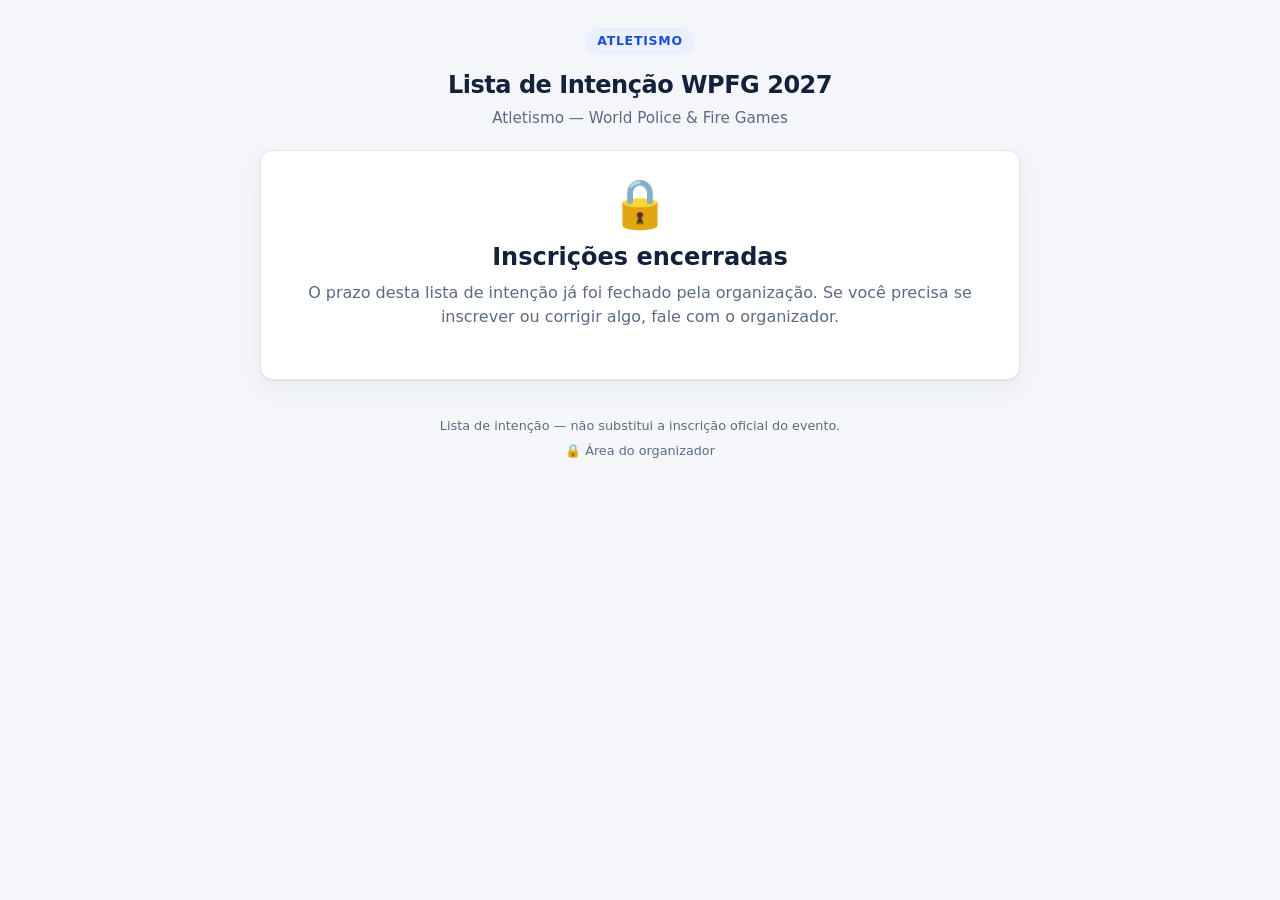
<file: index.html>
<!doctype html>
<html lang="pt-BR">
<head>
<meta charset="utf-8">
<meta name="viewport" content="width=device-width, initial-scale=1">
<title>Lista de Intenção WPFG 2027 - Atletismo</title>
<meta name="description" content="Formulário de intenção de participação no atletismo dos World Police &amp; Fire Games 2027.">
<link rel="stylesheet" href="assets/styles.css">
</head>
<body>
<div class="container">

  <header class="topo">
    <span class="faixa">Atletismo</span>
    <h1 id="titulo">Lista de Intenção WPFG 2027</h1>
    <p id="subtitulo">World Police &amp; Fire Games</p>
  </header>

  <div id="avisoLocal" class="aviso aviso-atencao" hidden>
    <strong>Modo de teste.</strong> O banco de dados ainda não foi configurado —
    as inscrições ficam salvas apenas neste navegador. Veja o
    <code>README.md</code> para publicar de verdade.
  </div>

  <p id="carregando" class="vazio">Carregando…</p>

  <div id="telaFechado" class="card sucesso" hidden>
    <div class="marca">🔒</div>
    <h2>Inscrições encerradas</h2>
    <p style="color:var(--suave);margin:0">
      O prazo desta lista de intenção já foi fechado pela organização.
      Se você precisa se inscrever ou corrigir algo, fale com o organizador.
    </p>
    <div style="margin-top:22px">
      <a id="btnDuvidasFechado" class="btn-sec" style="text-decoration:none;display:none" target="_blank" rel="noopener">Falar com o organizador</a>
    </div>
  </div>

  <div id="telaFormulario" hidden>
    <div class="card">
      <p style="margin-top:0;color:var(--suave);font-size:.93rem">
        Preencha seus dados e escolha <strong>no mínimo 3 provas</strong> —
        pode marcar mais, se pretende disputar mais. Prazo: <strong id="prazo">—</strong>.
      </p>

      <form id="form" novalidate>

        <div class="campo">
          <label for="nome">Nome de guerra <span class="dica">— como você é chamado</span></label>
          <input type="text" id="nome" name="nome" autocomplete="name" placeholder="Ex.: Romualdo" maxlength="40" required>
        </div>

        <div class="campo">
          <label for="telefone">Telefone / WhatsApp <span class="dica">— com DDD</span></label>
          <input type="tel" id="telefone" name="telefone" inputmode="numeric" placeholder="(61) 98765-4321" required>
        </div>

        <div class="campo">
          <label>Gênero</label>
          <div class="genero">
            <label><input type="radio" name="genero" value="Masculino" required><span>Masculino</span></label>
            <label><input type="radio" name="genero" value="Feminino"><span>Feminino</span></label>
          </div>
        </div>

        <div class="campo">
          <label for="nascimento">Data de nascimento</label>
          <input type="date" id="nascimento" name="nascimento" required>
          <div id="categoriaAuto" class="categoria-auto" hidden></div>
        </div>

        <div class="campo">
          <label for="categoria">Categoria (faixa etária)</label>
          <select id="categoria" name="categoria" required>
            <option value="">Selecione…</option>
          </select>
          <p class="dica" style="margin:6px 0 0">
            Preenchida automaticamente pela data de nascimento. Só altere se a organização orientar.
          </p>
        </div>

        <div class="campo">
          <label style="display:flex;align-items:center;gap:10px;flex-wrap:wrap">
            Escolha suas provas <span class="dica">— mínimo 3</span>
            <span id="contador" class="contador">0 provas</span>
          </label>
          <div id="listaProvas"></div>
        </div>

        <div class="campo">
          <label for="observacoes">Observações <span class="dica">— opcional</span></label>
          <textarea id="observacoes" name="observacoes" rows="2" maxlength="200"
            placeholder="Ex.: unidade, equipe, revezamento, alguma restrição"></textarea>
        </div>

        <div id="erro" class="aviso aviso-erro" hidden></div>

        <button type="submit" id="enviar" class="btn-principal">Confirmar minha inscrição</button>
      </form>
    </div>
  </div>

  <div id="telaSucesso" class="card sucesso" hidden>
    <div class="marca">✅</div>
    <h2>Inscrição registrada!</h2>
    <p style="color:var(--suave);margin:0">Sua intenção de participação foi enviada para a organização.</p>
    <dl class="resumo" id="resumo"></dl>
    <div style="margin-top:22px;display:flex;gap:8px;justify-content:center;flex-wrap:wrap">
      <button type="button" class="btn-sec" id="btnOutro">Inscrever outro atleta</button>
      <a id="btnDuvidas" class="btn-sec" style="text-decoration:none;display:none" target="_blank" rel="noopener">Falar com o organizador</a>
    </div>
  </div>

  <p class="rodape">
    Lista de intenção — não substitui a inscrição oficial do evento.<br>
    <a href="admin.html" class="link-admin">🔒 Área do organizador</a>
  </p>
</div>

<script src="config.js"></script>
<script src="assets/dados.js"></script>
<script src="assets/api.js"></script>
<script>
(function () {
  const $ = function (id) { return document.getElementById(id); };
  const selecionadas = new Set();

  /* ---------- textos vindos do config ---------- */
  if (CONFIG.EVENTO) { $('titulo').textContent = CONFIG.EVENTO; document.title = CONFIG.EVENTO; }
  if (CONFIG.SUBTITULO) $('subtitulo').textContent = CONFIG.SUBTITULO;
  $('prazo').textContent = CONFIG.PRAZO || 'a definir';
  if (!supabaseConfigurado()) $('avisoLocal').hidden = false;
  if (CONFIG.WHATSAPP_ORGANIZADOR) {
    const link = linkWhatsApp(CONFIG.WHATSAPP_ORGANIZADOR, 'Olá! Falo sobre a lista do WPFG 2027.');
    [$('btnDuvidas'), $('btnDuvidasFechado')].forEach(function (a) {
      a.href = link;
      a.style.display = 'inline-block';
    });
  }

  /* ---------- categorias ---------- */
  const selCategoria = $('categoria');
  CATEGORIAS.forEach(function (c) {
    const o = document.createElement('option');
    o.value = c; o.textContent = c;
    selCategoria.appendChild(o);
  });

  /* ---------- provas ---------- */
  const lista = $('listaProvas');
  GRUPOS_PROVAS.forEach(function (grupo) {
    const bloco = document.createElement('div');
    bloco.className = 'grupo-provas';
    const h = document.createElement('h3');
    h.textContent = grupo.nome;
    bloco.appendChild(h);

    const grade = document.createElement('div');
    grade.className = 'provas';
    grupo.provas.forEach(function (prova) {
      const lab = document.createElement('label');
      lab.className = 'prova';
      const inp = document.createElement('input');
      inp.type = 'checkbox';
      inp.value = prova;
      lab.appendChild(inp);
      lab.appendChild(document.createTextNode(prova));
      inp.addEventListener('change', function () {
        if (inp.checked) selecionadas.add(prova);
        else selecionadas.delete(prova);
        atualizarContador();
      });
      grade.appendChild(lab);
    });
    bloco.appendChild(grade);
    lista.appendChild(bloco);
  });

  function atualizarContador() {
    const n = selecionadas.size;
    const c = $('contador');
    c.textContent = n === 1 ? '1 prova' : n + ' provas';
    if (n > 0 && n < 3) c.textContent += ' — faltam ' + (3 - n);
    c.classList.toggle('completo', n >= 3);
  }
  atualizarContador();

  /* ---------- telefone com máscara ---------- */
  const tel = $('telefone');
  tel.addEventListener('input', function () { tel.value = formatarTelefone(tel.value); });

  /* ---------- categoria automática ---------- */
  const nasc = $('nascimento');
  nasc.addEventListener('change', function () {
    const box = $('categoriaAuto');
    const idade = idadeNaReferencia(nasc.value);
    const cat = categoriaPorIdade(idade);
    if (cat) {
      selCategoria.value = cat;
      box.className = 'categoria-auto';
      box.textContent = 'Na data dos Jogos (' + dataBR(EVENTO_INICIO) + ' a ' +
        dataBR(EVENTO_FIM) + ') você terá ' + idade + ' anos → categoria ' + cat + '.';
      box.hidden = false;
    } else if (idade !== null) {
      box.className = 'categoria-auto erro';
      box.textContent = 'Idade calculada: ' + idade + ' anos. A categoria mínima é 18 anos — confira a data.';
      box.hidden = false;
    } else {
      box.hidden = true;
    }
  });

  /* ---------- envio ---------- */
  function mostrarErro(msg) {
    const e = $('erro');
    e.textContent = msg;
    e.hidden = false;
    e.scrollIntoView({ behavior: 'smooth', block: 'center' });
  }

  $('form').addEventListener('submit', async function (ev) {
    ev.preventDefault();
    $('erro').hidden = true;

    const nome = $('nome').value.trim();
    const generoEl = document.querySelector('input[name=genero]:checked');
    const provas = Array.from(selecionadas);

    if (nome.length < 2) return mostrarErro('Escreva seu nome de guerra.');
    if (!telefoneValido(tel.value)) return mostrarErro('Telefone inválido. Use DDD + número, ex.: (61) 98765-4321.');
    if (!generoEl) return mostrarErro('Escolha o gênero.');
    if (!nasc.value) return mostrarErro('Informe a data de nascimento.');
    if (!selCategoria.value) return mostrarErro('Selecione a categoria (faixa etária).');
    if (provas.length < 3) return mostrarErro('Escolha no mínimo 3 provas — você marcou ' +
      (provas.length === 1 ? 'apenas 1' : provas.length) + '.');

    const atleta = {
      nome: nome,
      telefone: somenteDigitos(tel.value),
      genero: generoEl.value,
      nascimento: nasc.value,
      categoria: selCategoria.value,
      provas: provas,
      prova1: provas[0],
      prova2: provas[1],
      prova3: provas[2],
      observacoes: $('observacoes').value.trim() || null
    };

    const btn = $('enviar');
    btn.disabled = true;
    btn.textContent = 'Enviando…';
    try {
      await inscrever(atleta);
      mostrarSucesso(atleta);
    } catch (err) {
      if (err.bloqueado) {
        $('telaFormulario').hidden = true;
        $('telaFechado').hidden = false;
        window.scrollTo({ top: 0, behavior: 'smooth' });
        return;
      }
      mostrarErro(err.duplicado
        ? 'Este telefone já está inscrito. Se precisar corrigir algo, fale com o organizador.'
        : ('Não consegui enviar: ' + err.message));
    } finally {
      btn.disabled = false;
      btn.textContent = 'Confirmar minha inscrição';
    }
  });

  function mostrarSucesso(a) {
    const linhas = [
      ['Nome de guerra', a.nome],
      ['Telefone', formatarTelefone(a.telefone)],
      ['Gênero', a.genero],
      ['Categoria', a.categoria]
    ];
    a.provas.forEach(function (prova, i) {
      linhas.push(['Prova ' + (i + 1), prova]);
    });
    const dl = $('resumo');
    dl.innerHTML = '';
    linhas.forEach(function (l) {
      const div = document.createElement('div');
      const dt = document.createElement('dt');
      dt.textContent = l[0];
      const st = document.createElement('strong');
      st.textContent = l[1];
      div.appendChild(dt);
      div.appendChild(st);
      dl.appendChild(div);
    });
    $('telaFormulario').hidden = true;
    $('telaSucesso').hidden = false;
    window.scrollTo({ top: 0, behavior: 'smooth' });
  }

  /* ---------- inscrições abertas? ---------- */
  (async function () {
    const aberto = await inscricoesAbertas();
    $('carregando').hidden = true;
    if (aberto) $('telaFormulario').hidden = false;
    else $('telaFechado').hidden = false;
  })();

  $('btnOutro').addEventListener('click', function () {
    $('form').reset();
    selecionadas.clear();
    document.querySelectorAll('.prova input').forEach(function (i) { i.checked = false; });
    atualizarContador();
    $('categoriaAuto').hidden = true;
    $('telaSucesso').hidden = true;
    $('telaFormulario').hidden = false;
    window.scrollTo({ top: 0, behavior: 'smooth' });
  });
})();
</script>
</body>
</html>
</file>
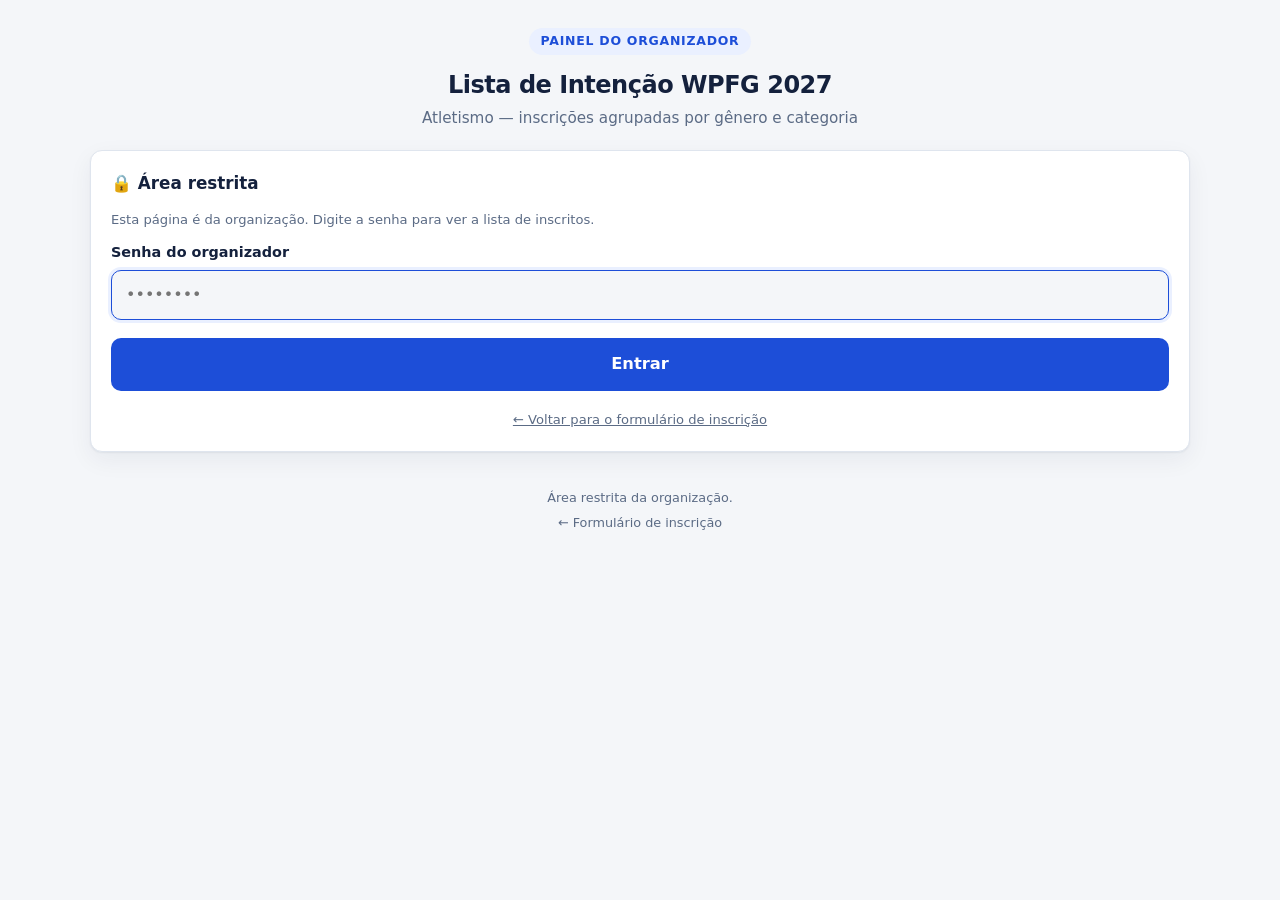
<file: admin.html>
<!doctype html>
<html lang="pt-BR">
<head>
<meta charset="utf-8">
<meta name="viewport" content="width=device-width, initial-scale=1">
<title>Painel do organizador — WPFG 2027</title>
<meta name="robots" content="noindex">
<link rel="stylesheet" href="assets/styles.css">
</head>
<body>
<div class="container-largo">

  <header class="topo">
    <span class="faixa">Painel do organizador</span>
    <h1>Lista de Intenção WPFG 2027</h1>
    <p>Atletismo — inscrições agrupadas por gênero e categoria</p>
  </header>

  <div id="telaChave" class="card" hidden>
    <h2 style="margin-top:0;font-size:1.05rem">🔒 Área restrita</h2>
    <p class="dica" style="margin-top:0">
      Esta página é da organização. Digite a senha para ver a lista de inscritos.
    </p>
    <form id="formSenha">
      <div class="campo">
        <label for="chave">Senha do organizador</label>
        <input type="password" id="chave" placeholder="••••••••" autocomplete="current-password">
      </div>
      <div id="erroSenha" class="aviso aviso-erro" hidden></div>
      <button type="submit" class="btn-principal" id="btnEntrar">Entrar</button>
    </form>
    <p style="text-align:center;margin:16px 0 0">
      <a href="index.html" class="dica">← Voltar para o formulário de inscrição</a>
    </p>
  </div>

  <div id="painel" hidden>
    <div id="avisoLocal" class="aviso aviso-atencao" hidden>
      <strong>Modo de teste.</strong> Mostrando as inscrições salvas neste navegador
      (o Supabase ainda não foi configurado em <code>config.js</code>).
    </div>

    <div id="estado" class="estado" hidden>
      <span class="estado-icone" id="estadoIcone">🔓</span>
      <div class="estado-texto">
        <strong id="estadoTitulo">—</strong>
        <span id="estadoDica"></span>
      </div>
      <button type="button" class="btn-sec" id="btnTrava">—</button>
    </div>

    <div class="metricas" id="metricas"></div>

    <div class="barra">
      <input type="text" id="busca" placeholder="Buscar nome, telefone, prova…" style="max-width:280px">
      <button class="btn-sec" id="btnAtualizar">Atualizar</button>
      <span class="espaco"></span>
      <button class="btn-sec btn-verde" id="btnTSV">Copiar para Google Sheets</button>
      <button class="btn-sec" id="btnCSV">Baixar CSV</button>
      <button class="btn-sec" id="btnMsg">Mensagem do WhatsApp</button>
      <button class="btn-sec" id="btnSair">Sair</button>
    </div>

    <div id="statusAcao" class="aviso aviso-ok" hidden></div>
    <div id="statusErro" class="aviso aviso-erro" hidden></div>

    <div id="listas"></div>

    <div class="card" id="cardProvas">
      <h2 style="margin-top:0;font-size:1.05rem">Atletas por prova</h2>
      <div class="tabela-wrap"><table id="tabelaProvas"></table></div>
    </div>
  </div>

  <p class="rodape">
    Área restrita da organização.<br>
    <a href="index.html" class="link-admin">← Formulário de inscrição</a>
  </p>
</div>

<script src="config.js"></script>
<script src="assets/dados.js"></script>
<script src="assets/api.js"></script>
<script>
(function () {
  const $ = function (id) { return document.getElementById(id); };
  const CHAVE_GUARDADA = 'wpfg2027_admin_senha';
  let senhaAdmin = '';
  let atletas = [];

  /* ---------- acesso ---------- */
  async function iniciar() {
    if (!supabaseConfigurado()) $('avisoLocal').hidden = false;

    const salva = sessionStorage.getItem(CHAVE_GUARDADA) || localStorage.getItem(CHAVE_GUARDADA);
    if (salva) {
      senhaAdmin = salva;
      const ok = await carregar(true);
      if (ok) { $('painel').hidden = false; return; }
      localStorage.removeItem(CHAVE_GUARDADA);
      sessionStorage.removeItem(CHAVE_GUARDADA);
    }
    $('telaChave').hidden = false;
    $('chave').focus();
  }

  $('formSenha').addEventListener('submit', async function (ev) {
    ev.preventDefault();
    const v = $('chave').value.trim();
    const alvo = $('erroSenha');
    const btn = $('btnEntrar');
    if (!v) { alvo.textContent = 'Digite a senha.'; alvo.hidden = false; return; }

    alvo.hidden = true;
    btn.disabled = true;
    btn.textContent = 'Verificando…';
    senhaAdmin = v;
    const ok = await carregar(true);
    btn.disabled = false;
    btn.textContent = 'Entrar';

    if (!ok) {
      senhaAdmin = '';
      alvo.textContent = ultimoErro || 'Senha incorreta.';
      alvo.hidden = false;
      $('chave').select();
      return;
    }
    localStorage.setItem(CHAVE_GUARDADA, v);
    $('chave').value = '';
    $('telaChave').hidden = true;
    $('painel').hidden = false;
  });

  $('btnSair').addEventListener('click', function () {
    localStorage.removeItem(CHAVE_GUARDADA);
    sessionStorage.removeItem(CHAVE_GUARDADA);
    location.reload();
  });

  /* ---------- carregar ---------- */
  let ultimoErro = '';

  async function carregar(silencioso) {
    erro('');
    ultimoErro = '';
    try {
      atletas = await listarAtletas(senhaAdmin);
      render();
      renderEstado(await inscricoesAbertas());
      return true;
    } catch (e) {
      ultimoErro = e.senhaInvalida ? 'Senha incorreta.' : e.message;
      if (!silencioso) erro(ultimoErro);
      return false;
    }
  }
  $('btnAtualizar').addEventListener('click', function () { carregar(false); });
  $('busca').addEventListener('input', render);

  function erro(msg) {
    const el = $('statusErro');
    el.textContent = msg;
    el.hidden = !msg;
  }
  function aviso(msg) {
    const el = $('statusAcao');
    el.textContent = msg;
    el.hidden = false;
    setTimeout(function () { el.hidden = true; }, 3500);
  }

  /* ---------- render ---------- */
  function filtrados() {
    const t = $('busca').value.trim().toLowerCase();
    if (!t) return atletas;
    return atletas.filter(function (a) {
      return [a.nome, a.telefone, a.categoria, provasDoAtleta(a).join(' '), a.observacoes]
        .join(' ').toLowerCase().indexOf(t) !== -1;
    });
  }

  function render() {
    const lista = filtrados();

    /* métricas */
    const masc = lista.filter(function (a) { return a.genero === 'Masculino'; });
    const fem = lista.filter(function (a) { return a.genero === 'Feminino'; });
    const cats = new Set(lista.map(function (a) { return a.categoria; }));
    $('metricas').innerHTML = '';
    [
      ['Total de atletas', lista.length],
      ['Masculino', masc.length],
      ['Feminino', fem.length],
      ['Categorias com inscritos', cats.size]
    ].forEach(function (m) {
      const d = document.createElement('div');
      d.className = 'metrica';
      const b = document.createElement('b'); b.textContent = m[1];
      const s = document.createElement('span'); s.textContent = m[0];
      d.appendChild(b); d.appendChild(s);
      $('metricas').appendChild(d);
    });

    /* tabelas por gênero */
    const listas = $('listas');
    listas.innerHTML = '';
    listas.appendChild(blocoGenero('Masculino', masc));
    listas.appendChild(blocoGenero('Feminino', fem));

    /* contagem por prova */
    const cont = {};
    PROVAS.forEach(function (p) { cont[p] = { M: 0, F: 0 }; });
    lista.forEach(function (a) {
      provasDoAtleta(a).forEach(function (p) {
        if (!cont[p]) cont[p] = { M: 0, F: 0 };
        cont[p][a.genero === 'Feminino' ? 'F' : 'M']++;
      });
    });
    const tp = $('tabelaProvas');
    tp.innerHTML = '<thead><tr><th>Prova</th><th>Masculino</th><th>Feminino</th><th>Total</th></tr></thead>';
    const tb = document.createElement('tbody');
    Object.keys(cont).forEach(function (p) {
      const c = cont[p];
      const tr = document.createElement('tr');
      [p, c.M, c.F, c.M + c.F].forEach(function (v, i) {
        const td = document.createElement('td');
        td.textContent = v;
        if (i === 0) td.style.fontWeight = '600';
        tr.appendChild(td);
      });
      tb.appendChild(tr);
    });
    tp.appendChild(tb);
  }

  function blocoGenero(genero, lista) {
    const wrap = document.createElement('div');
    wrap.className = 'card' + (genero === 'Feminino' ? ' bloco-fem' : '');

    const h = document.createElement('h2');
    h.className = 'genero-titulo ' + (genero === 'Feminino' ? 'fem' : 'masc');
    h.textContent = (genero === 'Feminino' ? '♀ Feminino' : '♂ Masculino') +
      ' — ' + lista.length + (lista.length === 1 ? ' atleta' : ' atletas');
    wrap.appendChild(h);

    if (!lista.length) {
      const p = document.createElement('p');
      p.className = 'vazio';
      p.textContent = 'Nenhuma inscrição ainda.';
      wrap.appendChild(p);
      return wrap;
    }

    const div = document.createElement('div');
    div.className = 'tabela-wrap';
    const tabela = document.createElement('table');
    tabela.innerHTML = '<thead><tr><th>#</th><th>Nome de guerra</th><th>Telefone</th>' +
      '<th>Qtd.</th><th>Provas escolhidas</th><th>Obs.</th><th></th></tr></thead>';
    const tb = document.createElement('tbody');

    CATEGORIAS.forEach(function (cat) {
      const doGrupo = lista.filter(function (a) { return a.categoria === cat; });
      if (!doGrupo.length) return;

      const trCat = document.createElement('tr');
      trCat.className = 'faixa-linha';
      const tdCat = document.createElement('td');
      tdCat.colSpan = 7;
      tdCat.textContent = cat + ' — ' + doGrupo.length + (doGrupo.length === 1 ? ' atleta' : ' atletas');
      trCat.appendChild(tdCat);
      tb.appendChild(trCat);

      doGrupo.forEach(function (a, i) {
        const tr = document.createElement('tr');

        const tdN = document.createElement('td'); tdN.textContent = i + 1;
        const tdNome = document.createElement('td');
        tdNome.textContent = a.nome; tdNome.style.fontWeight = '600';

        const tdTel = document.createElement('td');
        const link = document.createElement('a');
        link.href = linkWhatsApp(a.telefone, 'Olá ' + a.nome + '! Sobre a lista do WPFG 2027…');
        link.target = '_blank';
        link.rel = 'noopener';
        link.textContent = formatarTelefone(a.telefone);
        tdTel.appendChild(link);

        const provas = provasDoAtleta(a);
        const tdQtd = document.createElement('td');
        tdQtd.textContent = provas.length;
        if (provas.length > 3) tdQtd.style.fontWeight = '700';

        const tdProvas = document.createElement('td');
        tdProvas.className = 'provas-cel';
        tdProvas.textContent = provas.join(' · ');

        const tdObs = document.createElement('td');
        tdObs.className = 'provas-cel';
        tdObs.textContent = a.observacoes || '';

        const tdAcao = document.createElement('td');
        const btn = document.createElement('button');
        btn.className = 'btn-sec';
        btn.textContent = '✕';
        btn.title = 'Remover ' + a.nome;
        btn.addEventListener('click', async function () {
          if (!confirm('Remover a inscrição de ' + a.nome + '?')) return;
          try {
            await removerAtleta(senhaAdmin, a.id);
            atletas = atletas.filter(function (x) { return x.id !== a.id; });
            render();
            aviso('Inscrição de ' + a.nome + ' removida.');
          } catch (e) { erro(e.message); }
        });
        tdAcao.appendChild(btn);

        [tdN, tdNome, tdTel, tdQtd, tdProvas, tdObs, tdAcao].forEach(function (td) { tr.appendChild(td); });
        tb.appendChild(tr);
      });
    });

    tabela.appendChild(tb);
    div.appendChild(tabela);
    wrap.appendChild(div);
    return wrap;
  }

  /* ---------- exportação ---------- */
  /* Quantas colunas de prova a planilha precisa: o atleta que escolheu mais. */
  function maxProvas() {
    return filtrados().reduce(function (m, a) {
      return Math.max(m, provasDoAtleta(a).length);
    }, 3);
  }

  function colunas() {
    const fixas = ['Nome de guerra', 'Telefone', 'Gênero', 'Categoria', 'Qtd. provas'];
    for (let i = 1; i <= maxProvas(); i++) fixas.push('Prova ' + i);
    return fixas.concat(['Observações', 'Data da inscrição']);
  }

  function linhas() {
    const total = maxProvas();
    const ordem = { Masculino: 0, Feminino: 1 };
    return filtrados().slice().sort(function (a, b) {
      if (ordem[a.genero] !== ordem[b.genero]) return ordem[a.genero] - ordem[b.genero];
      const ca = CATEGORIAS.indexOf(a.categoria), cb = CATEGORIAS.indexOf(b.categoria);
      if (ca !== cb) return ca - cb;
      return a.nome.localeCompare(b.nome, 'pt-BR');
    }).map(function (a) {
      const provas = provasDoAtleta(a);
      const celulas = [
        a.nome,
        formatarTelefone(a.telefone),
        a.genero,
        a.categoria,
        provas.length
      ];
      for (let i = 0; i < total; i++) celulas.push(provas[i] || '');
      celulas.push(a.observacoes || '');
      celulas.push((a.criado_em || '').slice(0, 10));
      return celulas;
    });
  }

  $('btnTSV').addEventListener('click', async function () {
    const texto = [colunas()].concat(linhas()).map(function (l) { return l.join('\t'); }).join('\n');
    try {
      await navigator.clipboard.writeText(texto);
      aviso('Copiado! Abra o Google Sheets, clique numa célula e cole (Ctrl+V).');
    } catch (e) {
      const ta = document.createElement('textarea');
      ta.value = texto;
      document.body.appendChild(ta);
      ta.select();
      document.execCommand('copy');
      ta.remove();
      aviso('Copiado! Cole no Google Sheets com Ctrl+V.');
    }
  });

  $('btnCSV').addEventListener('click', function () {
    const esc = function (v) { return '"' + String(v).replace(/"/g, '""') + '"'; };
    const csv = [colunas()].concat(linhas()).map(function (l) { return l.map(esc).join(';'); }).join('\r\n');
    const blob = new Blob(['﻿' + csv], { type: 'text/csv;charset=utf-8' });
    const a = document.createElement('a');
    a.href = URL.createObjectURL(blob);
    a.download = 'wpfg-2027-atletas.csv';
    a.click();
    setTimeout(function () { URL.revokeObjectURL(a.href); }, 1000);
  });

  $('btnMsg').addEventListener('click', async function () {
    const url = location.href.replace(/admin\.html.*$/, 'index.html');
    const msg = '🏃 *LISTA DE INTENÇÃO — WPFG 2027 / ATLETISMO*\n\n' +
      'Pessoal, quem pretende competir no atletismo, preencha o formulário abaixo:\n\n' +
      '👉 ' + url + '\n\n' +
      'É rápido (1 minuto). Você informa:\n' +
      '• Nome de guerra\n• Telefone/WhatsApp\n• Gênero\n• Data de nascimento (a categoria sai automática)\n' +
      '• *3 provas* que pretende disputar\n\n' +
      'Prazo: *' + (CONFIG.PRAZO || 'a definir') + '*\n' +
      'Dúvidas, me chamem no privado. 💪';
    try {
      await navigator.clipboard.writeText(msg);
      aviso('Mensagem copiada — é só colar no grupo do WhatsApp.');
    } catch (e) {
      prompt('Copie a mensagem abaixo:', msg);
    }
  });

  /* ---------- inscrições abertas / encerradas ---------- */
  let abertas = null;

  function renderEstado(valor) {
    abertas = valor;
    $('estado').hidden = false;
    $('estado').classList.toggle('fechado', !valor);
    $('estadoIcone').textContent = valor ? '🔓' : '🔒';
    $('estadoTitulo').textContent = valor ? 'Inscrições abertas' : 'Inscrições encerradas';
    $('estadoDica').textContent = valor
      ? 'Quem abrir o link consegue se inscrever.'
      : 'Quem abrir o link vê o aviso de encerrado e não consegue enviar.';
    $('btnTrava').textContent = valor ? '🔒 Encerrar inscrições' : '🔓 Reabrir inscrições';
  }

  $('btnTrava').addEventListener('click', async function () {
    const alvo = !abertas;
    const pergunta = alvo
      ? 'Reabrir as inscrições? Qualquer pessoa com o link poderá se inscrever.'
      : 'Encerrar as inscrições? Ninguém mais consegue enviar o formulário.';
    if (!confirm(pergunta)) return;

    const btn = $('btnTrava');
    btn.disabled = true;
    try {
      await definirInscricoes(senhaAdmin, alvo);
      renderEstado(alvo);
      aviso(alvo ? 'Inscrições reabertas.' : 'Inscrições encerradas.');
    } catch (e) {
      erro('Não consegui mudar: ' + e.message);
    } finally {
      btn.disabled = false;
    }
  });

  iniciar();
})();
</script>
</body>
</html>
</file>
<file: assets/styles.css>
:root {
  --bg: #f4f6f9;
  --card: #ffffff;
  --texto: #14213d;
  --suave: #5b6b85;
  --borda: #dfe5ee;
  --azul: #1d4ed8;
  --azul-claro: #eaf0ff;
  --vermelho: #be123c;
  --vermelho-claro: #ffeef3;
  --verde: #047857;
  --verde-claro: #e7f6f0;
  --amarelo-claro: #fff7e6;
  --amarelo-borda: #f0c674;
  --raio: 12px;
  --sombra: 0 1px 2px rgba(20, 33, 61, .06), 0 8px 24px rgba(20, 33, 61, .06);
}

@media (prefers-color-scheme: dark) {
  :root {
    --bg: #0e1420;
    --card: #161d2b;
    --texto: #e8edf6;
    --suave: #9aa8c0;
    --borda: #27324a;
    --azul: #6b9bff;
    --azul-claro: #1b2740;
    --vermelho: #ff8ba7;
    --vermelho-claro: #331a24;
    --verde: #4ade9f;
    --verde-claro: #133029;
    --amarelo-claro: #2e2717;
    --amarelo-borda: #6b5726;
    --sombra: 0 1px 2px rgba(0, 0, 0, .3), 0 8px 24px rgba(0, 0, 0, .25);
  }
}

* { box-sizing: border-box; }

body {
  margin: 0;
  padding: 0 16px 64px;
  background: var(--bg);
  color: var(--texto);
  font-family: system-ui, -apple-system, "Segoe UI", Roboto, sans-serif;
  font-size: 16px;
  line-height: 1.5;
  -webkit-text-size-adjust: 100%;
}

.container { max-width: 760px; margin: 0 auto; }
.container-largo { max-width: 1100px; margin: 0 auto; }

header.topo {
  text-align: center;
  padding: 28px 8px 20px;
}
header.topo h1 { font-size: 1.5rem; margin: 0 0 4px; letter-spacing: -.02em; }
header.topo p { margin: 0; color: var(--suave); font-size: .95rem; }
.faixa {
  display: inline-block;
  margin-bottom: 12px;
  padding: 4px 12px;
  border-radius: 999px;
  background: var(--azul-claro);
  color: var(--azul);
  font-size: .78rem;
  font-weight: 600;
  letter-spacing: .06em;
  text-transform: uppercase;
}

.card {
  background: var(--card);
  border: 1px solid var(--borda);
  border-radius: var(--raio);
  box-shadow: var(--sombra);
  padding: 20px;
  margin-bottom: 16px;
}

label { display: block; font-weight: 600; font-size: .9rem; margin-bottom: 6px; }
.dica { font-weight: 400; color: var(--suave); font-size: .82rem; }

input[type=text], input[type=tel], input[type=date], input[type=password], select, textarea {
  width: 100%;
  padding: 12px 14px;
  font: inherit;
  color: var(--texto);
  background: var(--bg);
  border: 1px solid var(--borda);
  border-radius: 10px;
  outline: none;
}
input:focus, select:focus, textarea:focus {
  border-color: var(--azul);
  box-shadow: 0 0 0 3px var(--azul-claro);
}
.campo { margin-bottom: 18px; }

.genero { display: grid; grid-template-columns: 1fr 1fr; gap: 10px; }
.genero label {
  margin: 0;
  padding: 14px;
  text-align: center;
  border: 1px solid var(--borda);
  border-radius: 10px;
  background: var(--bg);
  cursor: pointer;
  font-weight: 600;
}
.genero input { position: absolute; opacity: 0; }
.genero input:checked + span { color: var(--azul); }
.genero label:has(input:checked) {
  border-color: var(--azul);
  background: var(--azul-claro);
  box-shadow: 0 0 0 1px var(--azul);
}
.genero label:has(input[value=Feminino]:checked) {
  border-color: var(--vermelho);
  background: var(--vermelho-claro);
  box-shadow: 0 0 0 1px var(--vermelho);
}
.genero label:has(input[value=Feminino]:checked) span { color: var(--vermelho); }

.categoria-auto {
  margin-top: 8px;
  padding: 10px 12px;
  border-radius: 10px;
  background: var(--verde-claro);
  color: var(--verde);
  font-weight: 600;
  font-size: .9rem;
}
.categoria-auto.erro { background: var(--vermelho-claro); color: var(--vermelho); }

.grupo-provas { margin-bottom: 14px; }
.grupo-provas h3 {
  font-size: .78rem;
  text-transform: uppercase;
  letter-spacing: .06em;
  color: var(--suave);
  margin: 0 0 8px;
}
.provas { display: grid; grid-template-columns: repeat(auto-fill, minmax(150px, 1fr)); gap: 8px; }
.prova {
  position: relative;
  display: flex;
  align-items: center;
  gap: 8px;
  padding: 12px;
  border: 1px solid var(--borda);
  border-radius: 10px;
  background: var(--bg);
  cursor: pointer;
  font-size: .92rem;
  font-weight: 500;
  margin: 0;
}
.prova input { width: 18px; height: 18px; accent-color: var(--azul); flex: none; }
.prova:has(input:checked) {
  border-color: var(--azul);
  background: var(--azul-claro);
  color: var(--azul);
  font-weight: 600;
}
.prova.bloqueada { opacity: .45; cursor: not-allowed; }

.contador {
  display: inline-block;
  padding: 4px 10px;
  border-radius: 999px;
  font-size: .82rem;
  font-weight: 700;
  background: var(--azul-claro);
  color: var(--azul);
}
.contador.completo { background: var(--verde-claro); color: var(--verde); }

button {
  font: inherit;
  font-weight: 600;
  border-radius: 10px;
  border: 1px solid transparent;
  padding: 13px 18px;
  cursor: pointer;
}
.btn-principal { width: 100%; background: var(--azul); color: #fff; font-size: 1.02rem; }
.btn-principal:disabled { opacity: .5; cursor: not-allowed; }
.btn-sec {
  background: var(--card);
  color: var(--texto);
  border-color: var(--borda);
  padding: 9px 14px;
  font-size: .88rem;
}
.btn-sec:hover { border-color: var(--azul); color: var(--azul); }
.btn-verde { background: var(--verde); color: #fff; }

.aviso {
  padding: 12px 14px;
  border-radius: 10px;
  font-size: .9rem;
  margin-bottom: 16px;
}
.aviso-erro { background: var(--vermelho-claro); color: var(--vermelho); }
.aviso-ok { background: var(--verde-claro); color: var(--verde); }
.aviso-atencao { background: var(--amarelo-claro); border: 1px solid var(--amarelo-borda); }

.sucesso { text-align: center; padding: 28px 20px; }
.sucesso .marca { font-size: 3rem; line-height: 1; }
.sucesso h2 { margin: 12px 0 6px; }
.resumo {
  text-align: left;
  margin: 20px auto 0;
  max-width: 420px;
  border-top: 1px solid var(--borda);
}
.resumo div {
  display: flex;
  justify-content: space-between;
  gap: 16px;
  padding: 10px 2px;
  border-bottom: 1px solid var(--borda);
  font-size: .92rem;
}
.resumo dt { color: var(--suave); }
.resumo strong { text-align: right; }

/* ---------- painel ---------- */
.barra {
  display: flex;
  flex-wrap: wrap;
  gap: 8px;
  align-items: center;
  margin-bottom: 16px;
}
.barra .espaco { flex: 1; }

.metricas { display: grid; grid-template-columns: repeat(auto-fit, minmax(130px, 1fr)); gap: 10px; margin-bottom: 16px; }
.metrica { background: var(--card); border: 1px solid var(--borda); border-radius: var(--raio); padding: 14px; }
.metrica b { display: block; font-size: 1.7rem; line-height: 1.1; }
.metrica span { color: var(--suave); font-size: .82rem; }

.tabela-wrap { overflow-x: auto; }
table { width: 100%; border-collapse: collapse; font-size: .9rem; }
th, td { padding: 9px 10px; text-align: left; border-bottom: 1px solid var(--borda); white-space: nowrap; }
th { font-size: .76rem; text-transform: uppercase; letter-spacing: .05em; color: var(--suave); font-weight: 700; }
tbody tr:nth-child(even) { background: color-mix(in srgb, var(--bg) 55%, transparent); }
td.provas-cel { white-space: normal; }

h2.genero-titulo {
  margin: 24px 0 10px;
  font-size: 1.15rem;
  display: flex;
  align-items: center;
  gap: 8px;
}
h2.masc { color: var(--azul); }
h2.fem { color: var(--vermelho); }
tr.faixa-linha td {
  background: var(--azul-claro);
  font-weight: 700;
  font-size: .84rem;
  color: var(--azul);
}
.fem tr.faixa-linha td, .bloco-fem tr.faixa-linha td { background: var(--vermelho-claro); color: var(--vermelho); }

a { color: var(--azul); }
.vazio { color: var(--suave); text-align: center; padding: 28px; }
.rodape { text-align: center; color: var(--suave); font-size: .8rem; padding: 20px 0; }

.link-admin {
  display: inline-block;
  margin-top: 6px;
  color: var(--suave);
  text-decoration: none;
  font-size: .8rem;
}
.link-admin:hover { color: var(--azul); text-decoration: underline; }

/* faixa de inscrições abertas / encerradas (painel) */
.estado {
  display: flex;
  align-items: center;
  gap: 14px;
  padding: 14px 18px;
  margin-bottom: 16px;
  border-radius: var(--raio);
  border: 1px solid var(--verde);
  background: var(--verde-claro);
  color: var(--verde);
}
.estado.fechado {
  border-color: var(--vermelho);
  background: var(--vermelho-claro);
  color: var(--vermelho);
}
.estado-icone { font-size: 1.6rem; line-height: 1; }
.estado-texto { flex: 1; display: flex; flex-direction: column; }
.estado-texto strong { font-size: 1rem; }
.estado-texto span { font-size: .84rem; opacity: .85; color: inherit; }
.estado .btn-sec { flex: none; }
@media (max-width: 520px) {
  .estado { flex-wrap: wrap; }
  .estado .btn-sec { width: 100%; }
}
</file>
